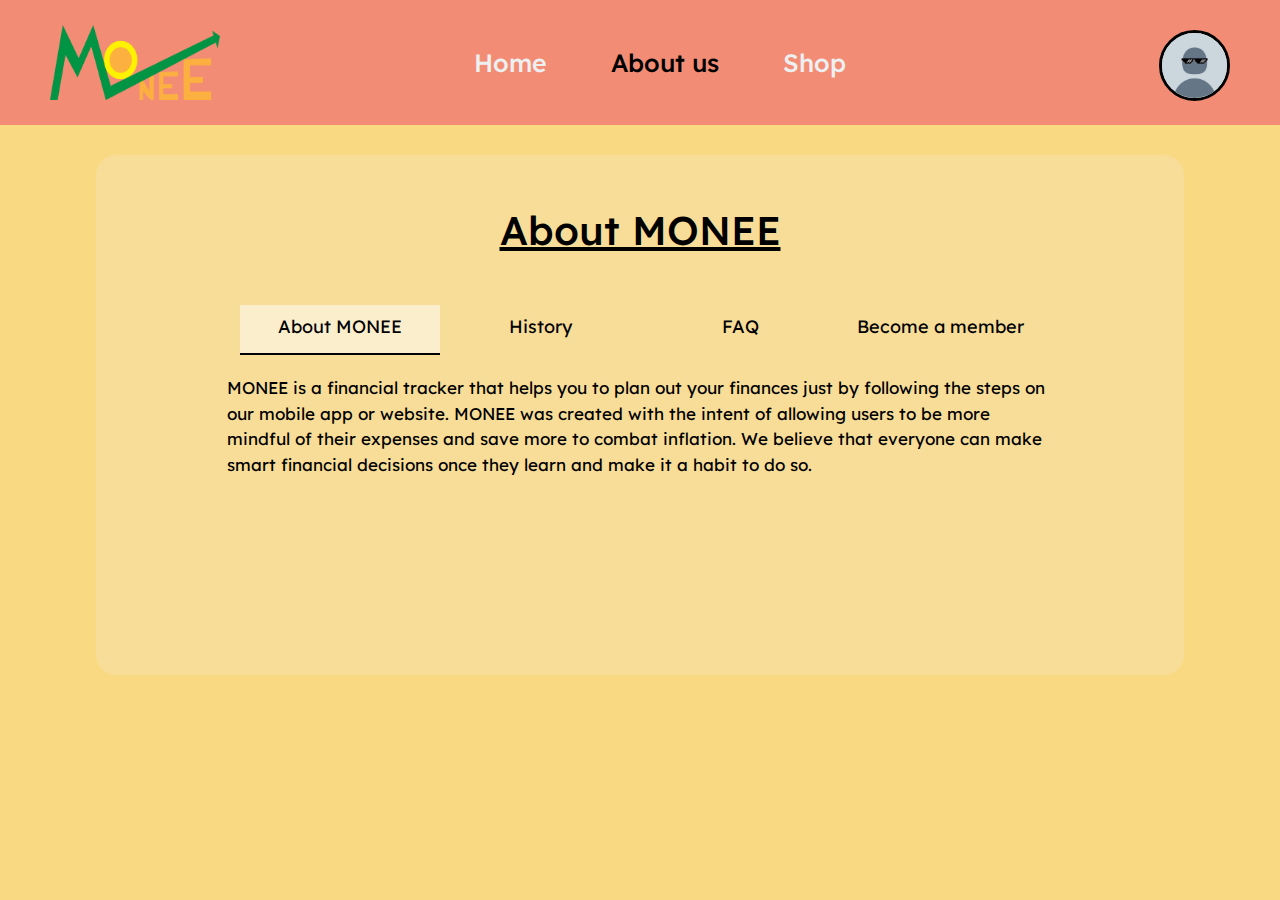
<file: about us.html>
<html>
    <head>
        <link rel="stylesheet" href="style.css">
        <link rel="preconnect" href="https://fonts.googleapis.com">
        <link rel="preconnect" href="https://fonts.gstatic.com" crossorigin>
        <link href="https://fonts.googleapis.com/css2?family=Lexend&display=swap" rel="stylesheet">
        <script src="script.js"></script>
        <style>
            #about-us{
                color: #000000;
            }
            #home{
                color:#edf0f1;
            }
            
        </style>
    </head>

    <body>
        <!--Nav Bar-->
        <header>
            <nav>
                <div id="logo">
                    <img src="logo.png">
                </div>
                <ul class="nav_links">
                    <li><a id="home" href="home.html">Home</a></li>
                    <li><a id="about-us">About us</a></li>
                    <li><a href="shop.html" id="shop">Shop</a></li>
                </ul>
                <a href="account.html"><img src="pfp.jpg" id="account-icon"></a>
            </nav>
        </header>
        <!--About us info-->
        <section id="about-info">
            <section id="about-header">
                <div>About MONEE</div>
            </section>
            <section id="about-navbar">
                <div id="about-MONEE" onclick="changeNavBar_MONEE()">About MONEE</div>
                <div id="history" onclick="changeNavBar_hist()">History</div>
                <div id="FAQ" onclick="changeNavBar_FAQ()">FAQ</div>
                <div id="become-a-member" onclick="changeNavBar_member()">Become a member</div>
            </section>
            <section id="about-content">
                <div> MONEE is a financial tracker that helps you to plan out your finances just by following the
                    steps on our mobile app or website. MONEE was created with the intent of allowing users to be more
                    mindful of their expenses and save more to combat inflation. We believe that everyone can make smart
                    financial decisions once they learn and make it a habit to do so. 
                </div>
            </section>
            
        </section>
        
    </body>
</html>
</file>
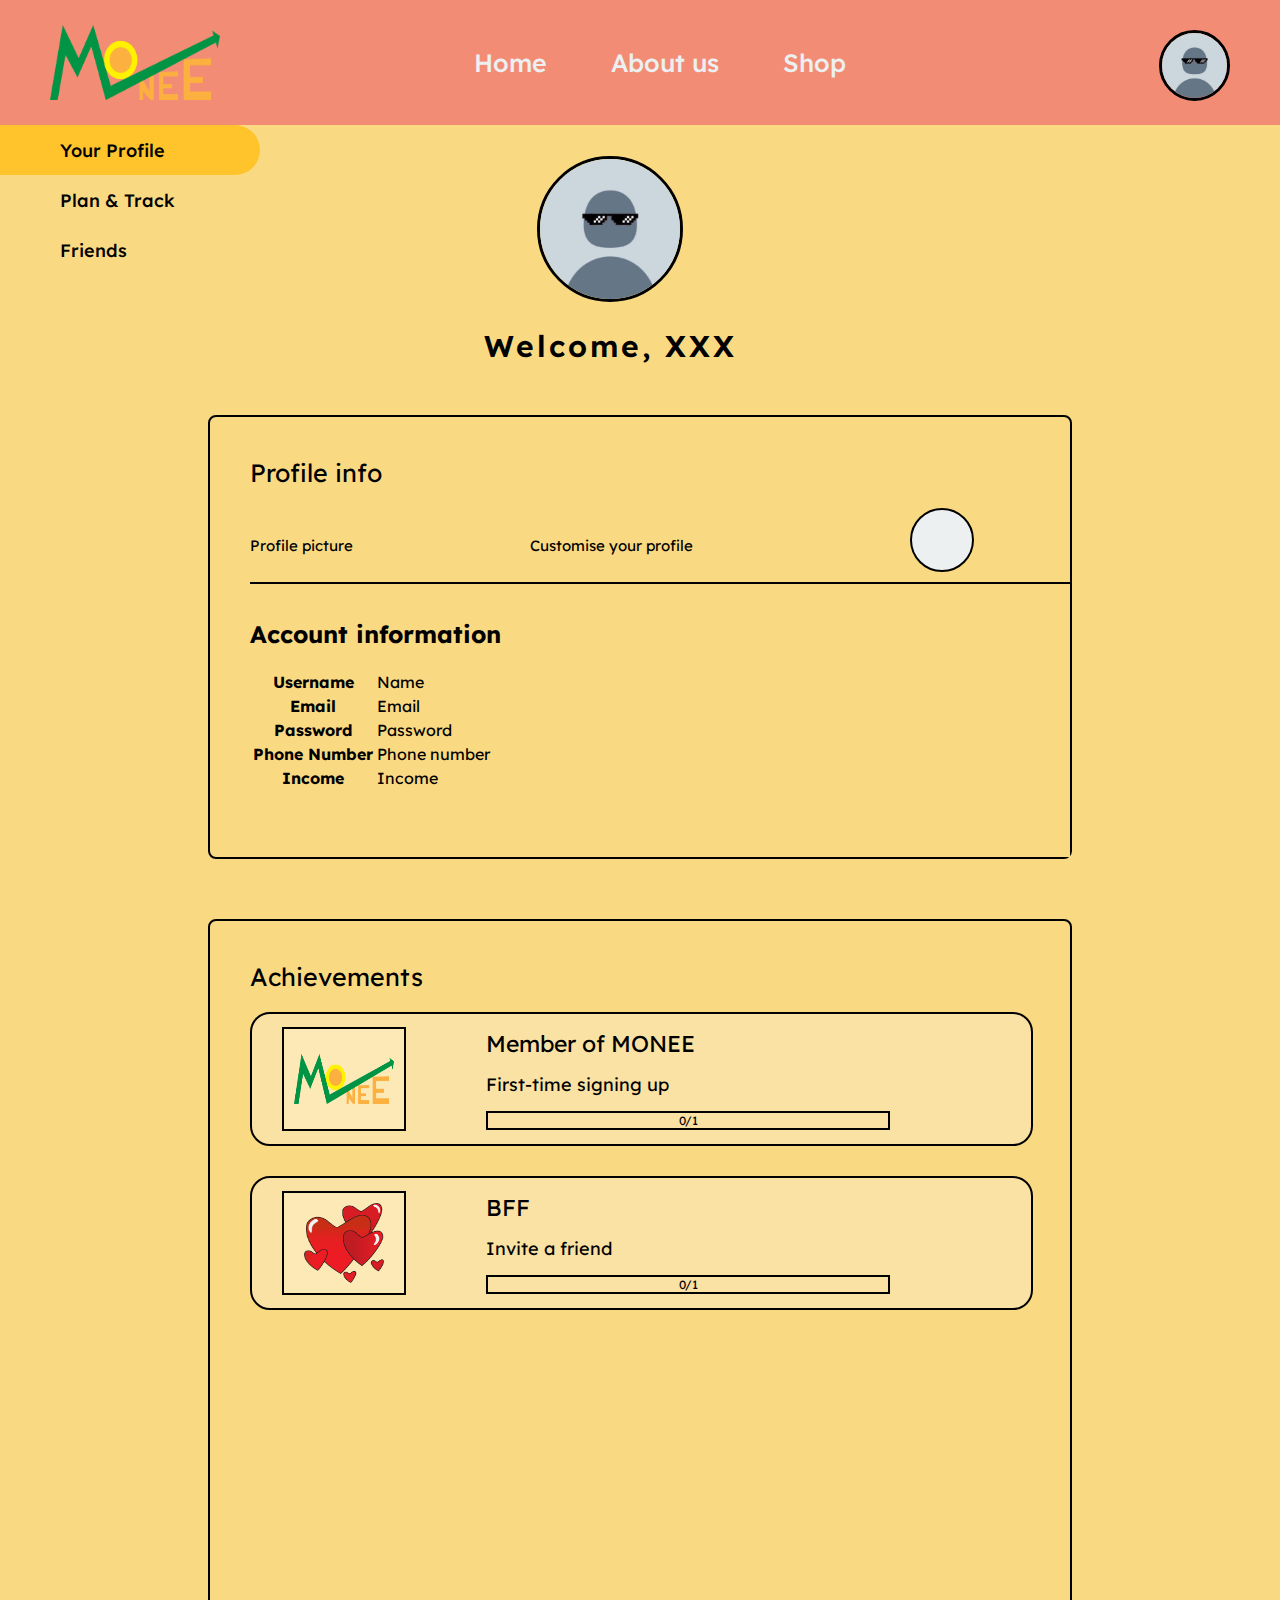
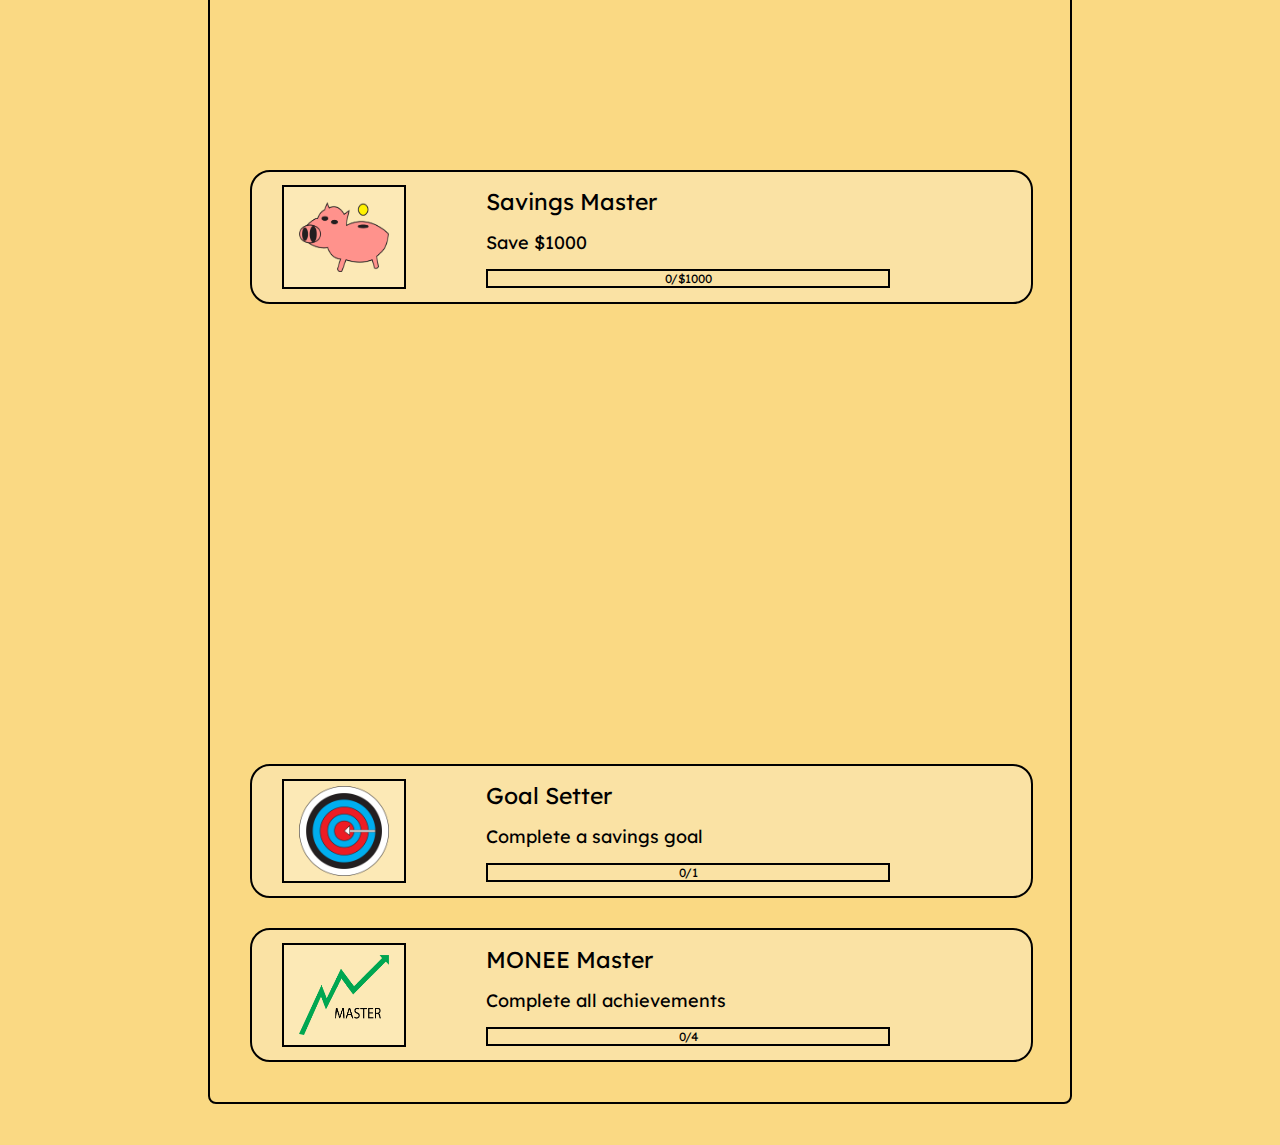
<file: account.html>
<html>
    <head>
        <link rel="stylesheet" href="style.css">
        <link rel="preconnect" href="https://fonts.googleapis.com">
        <link rel="preconnect" href="https://fonts.gstatic.com" crossorigin>
        <link href="https://fonts.googleapis.com/css2?family=Lexend&display=swap" rel="stylesheet">
        <script src="script.js"></script>
        <style>
            #home{
                color:#edf0f1;
            }          
        </style>
    </head>

    <body>
        <!--Nav Bar-->
        <header>
            <nav>
                <div id="logo">
                    <img src="logo.png">
                </div>
                <ul class="nav_links">
                    <li><a id="home" href="home.html">Home</a></li>
                    <li><a href="about us.html" id="about-us">About us</a></li>
                    <li><a href="#" id="shop">Shop</a></li>
                </ul>
                <a><img src="pfp.jpg" id="account-icon"></a>
            </nav>
        </header>
        <section id="account-page">
            <section id="top-part">
                <section id="account-navBar">
                    <a id="profile">Your Profile</a>
                    <a id="plan" href="plan and track.html">Plan & Track</a>
                    <a id="friends" href="friends.html">Friends</a>
                </section>
                <section id="user">
                    <img src="pfp.jpg" id="account-page-icon">
                    <div id="welcome-user">Welcome, XXX</div>
                </section>
            </section>
            <section id="account-content">
                <section id="content-for-account">
                    <section id="account-profile-info">
                        <div id="info-header">Profile info</div>
                        <section id="info-details">
                            <div id="category">Profile picture</div>
                            <div id="details">Customise your profile</div>
                            <div id="pfp"></div>
                        </section>
                        <div class="container mt-5">
                            <h2>Account information</h2>
                            <table class="table" id="contact-list">
                              <thead>
                                <tr>
                                    <th>Username</th>
                                    <td id="contactname">Name</td>
                                </tr>
                                <tr>
                                    <th>Email</th>
                                    <td id="contactemail">Email</td>
                                </tr>
                                <tr>
                                    <th>Password</th>
                                    <td id="contactpassword">Password</td>
                                </tr>
                                <tr>
                                    <th>Phone Number</th>
                                    <td id="contactnumber">Phone number</td>
                                </tr>
                                <tr>
                                    <th>Income</th>
                                    <td id="contactincome">Income</td>
                                </tr>
                              </thead>
                              <tbody></tbody>
                            </table>
                          </div>
                    </section>

                    <section id="account-achievements">
                        <div id="info-header">Achievements</div>

                        <section id="achievement">
                            <div id="member-achievement-icon">
                                <img src="logo.png">
                            </div>
                            <section id="achievement-details">
                                <div>Member of MONEE</div>
                                <div id="achievement-desc">First-time signing up</div>
                                <section id="progress">
                                    <div>0/1</div>
                                </section>
                            </section>
                        </section>

                        <section id="achievement">
                            <div id="bff-achievement-icon">
                                <img src="bff achievement.png">
                            </div>
                            <section id="achievement-details">
                                <div>BFF</div>
                                <div id="achievement-desc">Invite a friend</div>
                                <section id="progress">
                                    <div>0/1</div>
                                </section>
                            </section>
                        </section>
                         <iframe title="BFF trophy" frameborder="0" allowfullscreen mozallowfullscreen="true" webkitallowfullscreen="true" allow="autoplay; fullscreen; xr-spatial-tracking" xr-spatial-tracking execution-while-out-of-viewport execution-while-not-rendered web-share src="https://sketchfab.com/models/1795b7085d7f4f26b0c0c42b68881447/embed"> </iframe> 

                        <section id="achievement">
                            <div id="savings-achievement-icon">
                                <img src="savings master achievement.png">
                            </div>
                            <section id="achievement-details">
                                <div>Savings Master</div>
                                <div id="achievement-desc">Save $1000</div>
                                <section id="progress">
                                    <div>0/$1000</div>
                                </section>
                            </section>
                        </section>
                        <iframe title="Piggy bank trophy" frameborder="0" allowfullscreen mozallowfullscreen="true" webkitallowfullscreen="true" allow="autoplay; fullscreen; xr-spatial-tracking" xr-spatial-tracking execution-while-out-of-viewport execution-while-not-rendered web-share src="https://sketchfab.com/models/2bc77c82332b465294608691d5287175/embed"> </iframe>

                        <section id="achievement">
                            <div id="goal-achievement-icon">
                                <img src="goal setter achievement.png">
                            </div>
                            <section id="achievement-details">
                                <div>Goal Setter</div>
                                <div id="achievement-desc">Complete a savings goal</div>
                                <section id="progress">
                                    <div>0/1</div>
                                </section>
                            </section>
                        </section>

                        <section id="achievement">
                            <div id="master-achievement-icon">
                                <img src="monee master.png">
                            </div>
                            <section id="achievement-details">
                                <div>MONEE Master</div>
                                <div id="achievement-desc">Complete all achievements</div>
                                <section id="progress">
                                    <div>0/4</div>
                                </section>
                            </section>
                        </section>

                    </section>
                </section>
            </section>
        </section>

    </body>
</file>
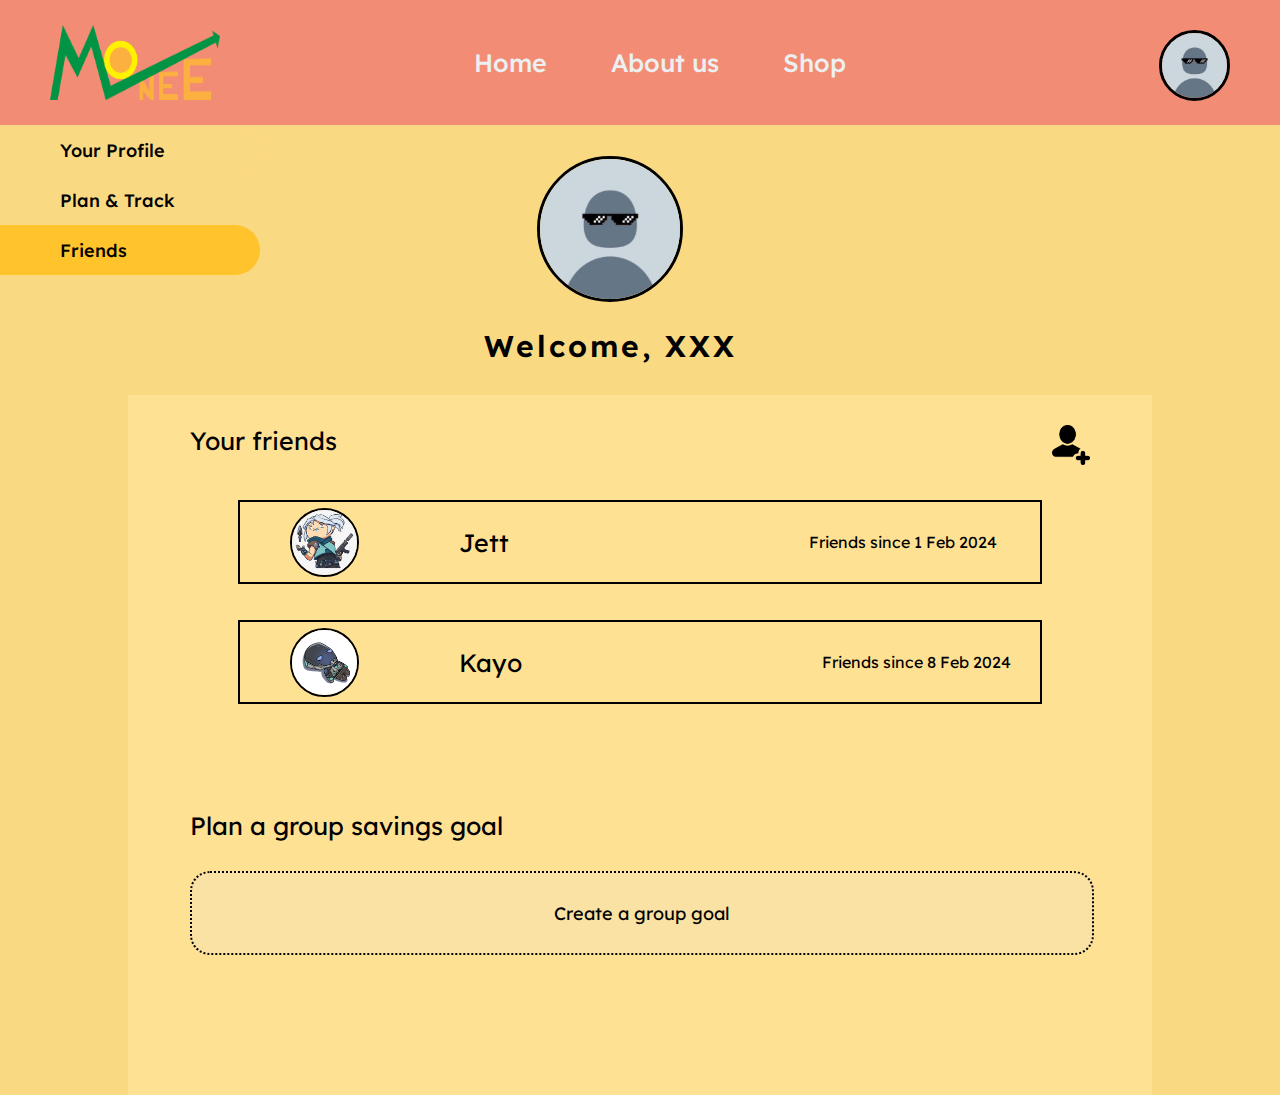
<file: friends.html>
<html>
    <head>
        <link rel="stylesheet" href="style.css">
        <link rel="preconnect" href="https://fonts.googleapis.com">
        <link rel="preconnect" href="https://fonts.gstatic.com" crossorigin>
        <link href="https://fonts.googleapis.com/css2?family=Lexend&display=swap" rel="stylesheet">
        <script src="script.js"></script>
        <style>
            #home{
                color:#edf0f1;
            }
            #friends{
                border-radius: 0 30px 30px 0;
                background-color:#ffc32c;
            } 
            #profile{
                background-color: #fad983;
            }      
        </style>
    </head>

    <body>
        <!--Nav Bar-->
        <header>
            <nav>
                <div id="logo">
                    <img src="logo.png">
                </div>
                <ul class="nav_links">
                    <li><a id="home" href="home.html">Home</a></li>
                    <li><a href="about us.html" id="about-us">About us</a></li>
                    <li><a href="shop.html" id="shop">Shop</a></li>
                </ul>
                <a><img src="pfp.jpg" id="account-icon"></a>
            </nav>
        </header>
        <section id="account-page">
            <section id="top-part">
                <section id="account-navBar">
                    <a id="profile" href="account.html">Your Profile</a>
                    <a id="plan" href="plan and track.html">Plan & Track</a>
                    <a id="friends">Friends</a>
                </section>
                <section id="user">
                    <img src="pfp.jpg" id="account-page-icon">
                    <div id="welcome-user">Welcome, XXX</div>
                </section>
            </section>

            <section id="account-content">
                <section id="content-for-friends">

                    <section id="top-part-friend">
                        <div id="your-friends">Your friends</div>
                        <img id="add-friend-icon" src="add friend.png">
                    </section>

                    <section id="all-friends">
                        <section id="friends-details">
                            <section class="friend">
                                <img id="friend-icon" src="jett.png">
                                <div id="friend-name">Jett</div>
                                <div id="friend-duration">Friends since 1 Feb 2024</div>
                            </section>
                        </section>

                        <section id="friends-details">
                            <section class="friend">
                                <img id="friend-icon" src="kayo.png">
                                <div id="friend-name">Kayo</div>
                                <div id="friend-duration">Friends since 8 Feb 2024</div>
                            </section>
                        </section>

                    </section>
                    <section id="group-goal">
                        <div id="group-goal-title">Plan a group savings goal</div>
                        <section id="create-group-goal">
                            <div>Create a group goal</div>
                        </section>
                    </section>
                </section>
                
            </section>

        </section>

    </body>
</file>
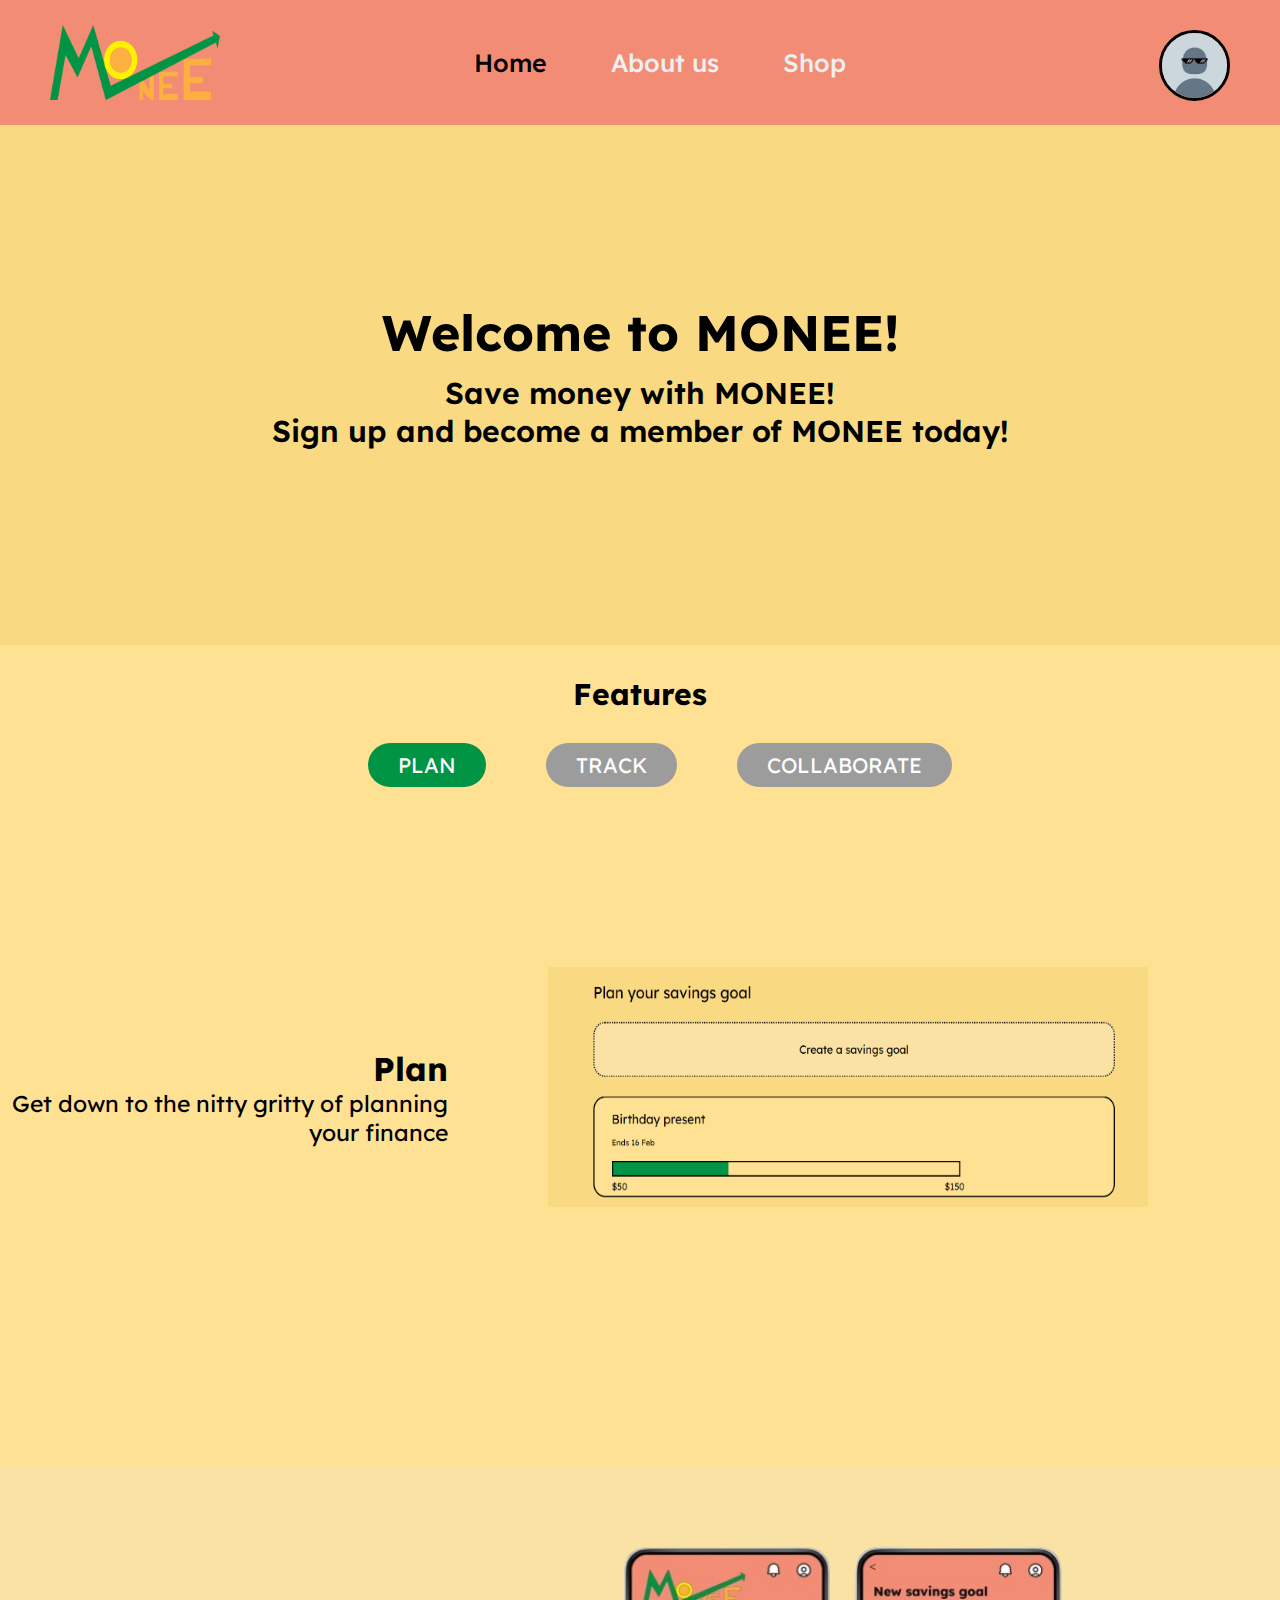
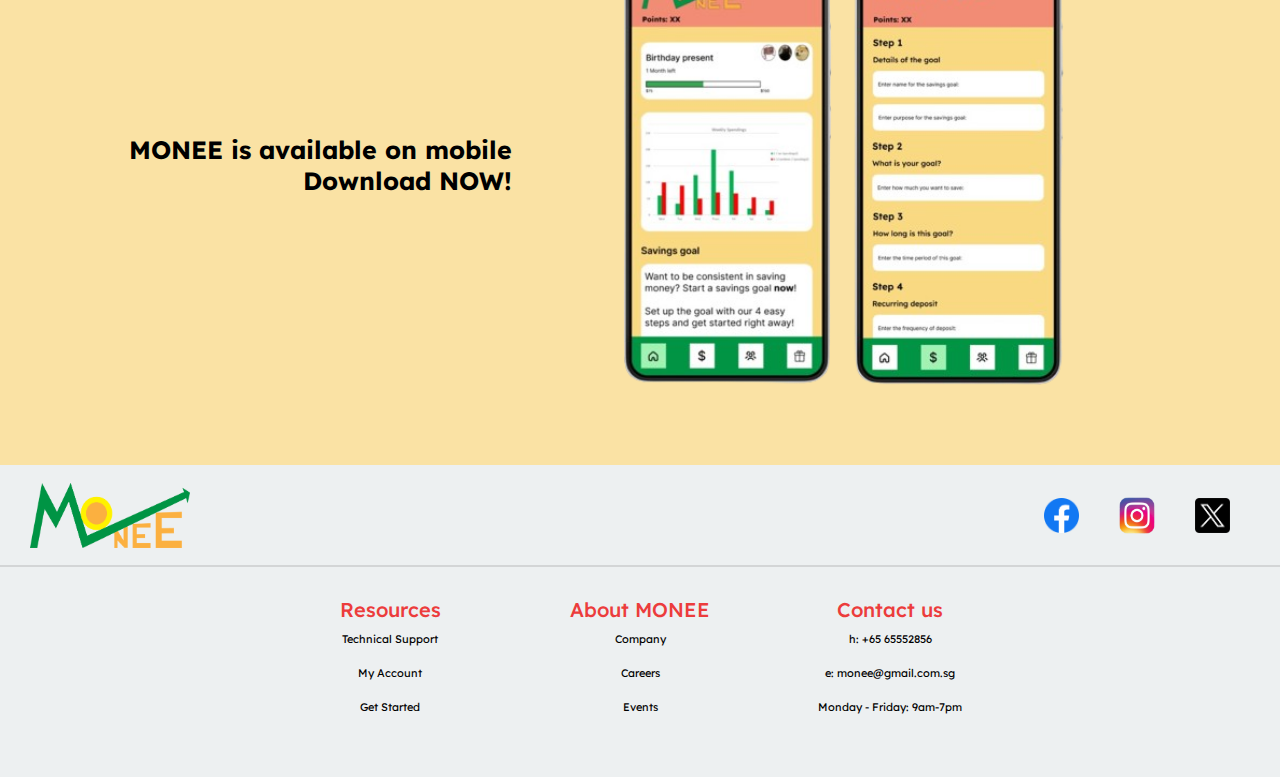
<file: home.html>
<html>
    <head>
        <link rel="stylesheet" href="style.css">
        <link rel="preconnect" href="https://fonts.googleapis.com">
        <link rel="preconnect" href="https://fonts.gstatic.com" crossorigin>
        <link href="https://fonts.googleapis.com/css2?family=Lexend&display=swap" rel="stylesheet">
        <script src="script.js"></script>
    </head>

    <body>
        <!--Nav Bar-->
        <header>
            <nav>
                <div id="logo">
                    <img src="logo.png">
                </div>
                <ul class="nav_links">
                    <li><a id="home">Home</a></li>
                    <li><a href="about us.html" id="about-us">About us</a></li>
                    <li><a href="shop.html" id="shop">Shop</a></li>
                </ul>
                <a href="account.html"><img src="pfp.jpg" id="account-icon"></a>
            </nav>
        </header>

        <!--Welcome info-->
        <section id="intro">
            <div id="welcome-text">
                <div id="welcome-title">Welcome to MONEE!</div>
                <div id="welcome-desc">Save money with MONEE!</div>
                <div id="welcome-desc">Sign up and become a member of MONEE today!</div>
            </div>
        </section>

        <!--Show info of main features-->
        <section id="features">
            <h1 id="features-text">Features</h1>
            <ul class="features-items">
                <li><button id="plan-button" onclick="changePlanFeature()">PLAN</button></li>
                <li><button id="track-button" onclick="changeTrackFeature()">TRACK</button></li>
                <li><button id="collab-button" onclick="changeCollabFeature()">COLLABORATE</button></a></li>
            </ul>

            <div id="info">
                <div class="feature-desc">
                    <div id="feature-name">Plan</div>
                    <div id="main-desc">Get down to the nitty gritty of planning your finance</div>
                </div>
                <img id="feature-img" src="plan feature.png">
            </div>
        </section>
        
        <!--Advertise mobille app-->
        <section id="mobile-app">
            <div id="app-text">
                <div>MONEE is available on mobile</div>
                <div>Download NOW!</div>
            </div>
            <div id="app-img">
                <img src="phone.png">
            </div>

        </section>
    </body>

    <!--Socials-->
    <footer>
        <section id="social-media">
            <img src="logo.png" id="socials-logo">
            <section id="socials-icons">
                <img id="facebook-icon" src="facebook.png">
                <img  id="instagram-icon" src="instagram.png">
                <img  id="x-icon" src="x.png">
            </section>
        </section>

        <section id="company-info">
            <section id="resource">
                <div id="resource-title">Resources</div>
                <div class="resource-info">Technical Support</div>
                <div class="resource-info">My Account</div>
                <div class="resource-info">Get Started</div>
            </section>

            <section id="about">
                <div id="about-title">About MONEE</div>
                <div class="about-info">Company</div>
                <div class="about-info">Careers</div>
                <div class="about-info">Events</div>
            </section>

            <section id="contact">
                <div id="contact-title">Contact us</div>
                <div class="contact-info">h: +65 65552856 </div>
                <div class="contact-info">e: monee@gmail.com.sg</div>
                <div class="contact-info">Monday - Friday: 9am-7pm</div>
            </section>

        </section>
    </footer>
</html>
</file>
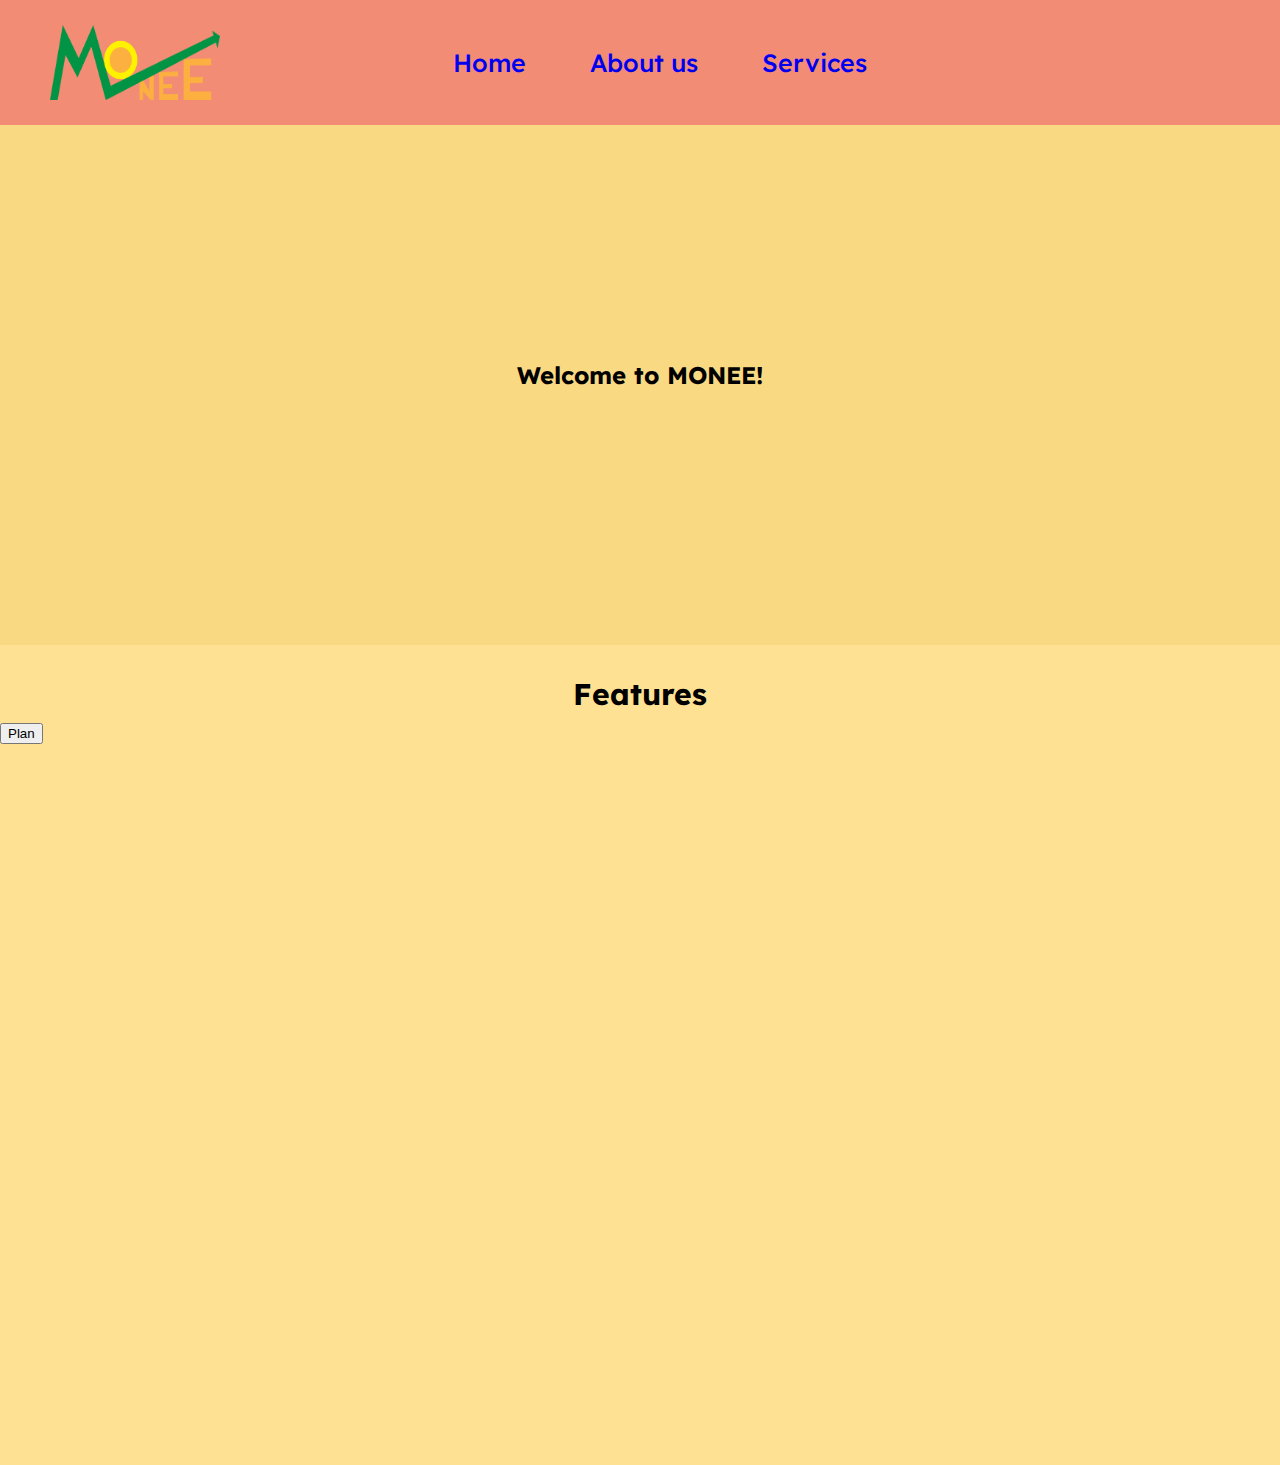
<file: index page.html>
<html>
    <head>
        <link rel="stylesheet" href="style.css">
        <link href="script.js">
        <link rel="preconnect" href="https://fonts.googleapis.com">
        <link rel="preconnect" href="https://fonts.gstatic.com" crossorigin>
        <link href="https://fonts.googleapis.com/css2?family=Lexend&display=swap" rel="stylesheet">
    </head>

    <body>
        <header>
            <nav>
                <div id="logo">
                    <img src="logo.png">
                </div>
                <ul class="nav_links">
                    <li><a href="#">Home</a></li>
                    <li><a href="#">About us</a></li>
                    <li><a href="#">Services</a></li>
                </ul>
                <div id="account"></div>
            </nav>
        </header>
        
        <section id="intro">
            <div id="welcome-text">
                <h2>Welcome to MONEE!</h2>
            </div>
        </section>

        <section id="features">
            <h1 id="features-text">Features</h1>
            <div class="">
                <a href="#"><button>Plan</button></a>
            </div>
            
        </section>

    </body>

    <footer>

    </footer>
</html>
</file>
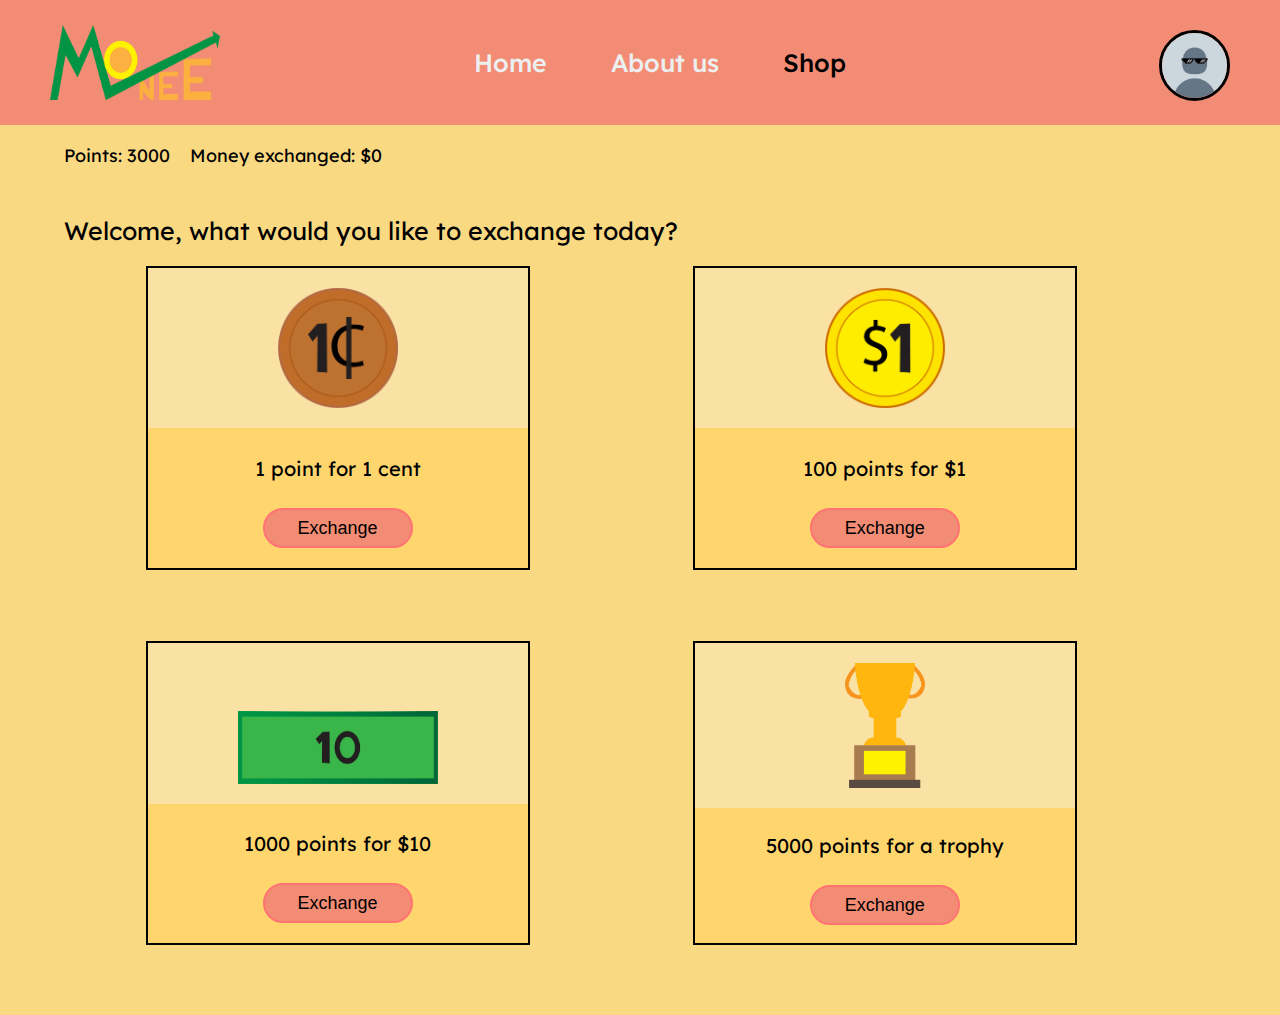
<file: shop.html>
<html>
    <head>
        <link rel="stylesheet" href="style.css">
        <link rel="preconnect" href="https://fonts.googleapis.com">
        <link rel="preconnect" href="https://fonts.gstatic.com" crossorigin>
        <link href="https://fonts.googleapis.com/css2?family=Lexend&display=swap" rel="stylesheet">
        <script src="script.js"></script>
        <style>
            #home{
                color:#edf0f1;
            } 
            #shop{
                color:#000000;
            }
        </style>
    </head>


    <body>
        <!--Nav Bar-->
        <header>
            <nav>
                <div id="logo">
                    <img src="logo.png">
                </div>
                <ul class="nav_links">
                    <li><a id="home" href="home.html">Home</a></li>
                    <li><a href="about us.html" id="about-us">About us</a></li>
                    <li><a id="shop">Shop</a></li>
                </ul>
                <a href="account.html"><img src="pfp.jpg" id="account-icon"></a>
            </nav>
        </header>

        <section id="points-money">
            <div id="points">Points: 3000</div>
            <div id="money-exchange">Money exchanged: $0</div>
        </section>
        <section id="shop-section">
            <div id="shop-welcomeText">Welcome, what would you like to exchange today?</div>
            <section id="shop-items">
                <section class="item">
                    <img id="one-cent"src="1 cent.png">
                    <section id="item-details">
                        <div id="point-value">1 point for 1 cent</div>
                        <button id="exchange-button">Exchange</button>
                    </section>
                </section>
                <section class="item">
                    <img id="one-dollar" src="1 dollar.png">
                    <section id="item-details">
                        <div id="point-value">100 points for $1</div>
                        <button id="exchange-button">Exchange</button>
                    </section>
                </section>
                <section class="item">
                    <img id="ten-dollar" src="10 dollar.png">
                    <section id="item-details">
                        <div id="point-value">1000 points for $10</div>
                        <button id="exchange-button">Exchange</button>
                    </section>
                </section>
                <section class="item">
                    <img id="trophy" src="trophy.png">
                    <section id="item-details">
                        <div id="point-value">5000 points for a trophy</div>
                        <button id="exchange-button">Exchange</button>
                    </section>
                </section>
            </section>
        </section>
    </body>
</file>
<file: style.css>
@import url('https://fonts.googleapis.com/css2?family=Lexend&display=swap');

/*--Header Nav bar for ALL pages--*/
#home{
    color: #000000;
}

#home:hover{
    color: #000000;
    cursor: pointer;
}

#about-us{
    color: #edf0f1;
}

#about-us:hover{
    color: #000000;
    cursor: pointer;

}

#shop{
    color: #edf0f1;
}

#shop:hover{
    color: #000000;
    cursor: pointer;

}

li, a{
    font-family: 'Lexend', sans-serif;
    font-weight: 500;
    font-size: 25px;
    text-decoration: none;
}

nav{
    display: flex;
    justify-content: center;
    align-items:center;
    height:125px;
    background-color: #F38C75;
}

#logo img{
    position:absolute;
    height:75px;
    width:170px;
    left:50px;
    top:25px;
}

.nav_links {
    list-style: none;
}

.nav_links li{
    display:inline-block;
    padding: 0px 30px;
    text-decoration: none;
}

.nav_links li a {
    transition: all 0.3s ease 0s;
}



#account-icon{
    position:absolute;
    height:65px;
    width:65px;
    background-color: #edf0f1;
    border-radius: 50%;
    border: 3px solid #000000;
    right:50px;
    top:30px;
}



/*------------------------------------------Home page--------------------------------------------------*/

/*--Body --*/
body{
    background-color: #FAD983;
    margin:0px;
}

/*--Intro--*/
#intro{
    display:flex;
    flex-direction: row;
    height:500px;
    padding-bottom: 20px;
    justify-content: center;
    align-items: center;
}


#welcome-text{
    display:flex;
    font-family: 'Lexend', sans-serif;
    height:500px;
    width:50%;
    flex-direction: column;
    justify-content: center;
    align-items: center;

}

#welcome-title{
    display:flex;
    justify-content: center;
    text-align: center;
    padding-bottom: 10px;
    font-size: 50px;
    font-weight: bold;
}

#welcome-desc{
    display:flex;
    justify-content: center;
    text-align: center;
    align-items: center;
    font-size: 30px;
    font-weight: 600;
    width:800px;
}

/*--Features area--*/
#features {
    display: flex;
    font-family: 'Lexend', sans-serif;
    height: 800px;
    flex-direction: column;
    padding-top: 20px;
    background-color: #ffe194;
}

#features-text{
    font-family: 'Lexend', sans-serif;
    font-weight: bold;
    font-size: 30px;
    margin:10px;
    text-align: center;
}

.features-items{
    display:flex;
    justify-content: center;
    align-content: center;
    list-style: none;
    margin:10px;
}

.features-items li{
    display:inline-block;
    padding: 0px 30px;
    padding-top: 10px;
    cursor:pointer;
}

.features-items li a {
    transition: all 0.3s ease 0s;
}

.features-items button{
    font-family: 'Lexend', sans-serif;
    font-size: 21px;
    padding:9px 30px;
    border: none;
    background-color: rgba(156, 156, 156,1);
    border-radius: 50px;
    cursor:pointer;
    transition:all 0.3s ease 0s;
    color:white;
}

.features-items  button:hover{
    background-color: rgba(156,156,156,0.8);
    border:1px solid rgba(255,255,255,0.8);
}

#plan-button{
    background-color: #009444;
}



/*--Details of feature--*/
#info{
    display: flex;
    height:300px;
    flex-direction: row;
    padding-top: 50px;
}

.feature-desc{
    display:flex;
    flex-direction: column;
    height:500px;
    font-family: 'Lexend', sans-serif;
    padding-right: 20px;
    text-align: right;
    justify-content: center;
    align-items:flex-end;
    width:35%;
}

#feature-name{
    font-weight: bold;
    font-size: 33px;
}

#main-desc{
    font-size: 23px;
    
}


#feature-img{
    display: flex;
    height:240px;
    width:600px;
    padding-left:80px;
    padding-top:120px;
    justify-content: center;
    align-items: center;
}

/*--Advertise mobile app--*/
#mobile-app{
    display: flex;
    flex-direction: row;
    height: 600px;
    justify-content: center;
    align-items: center;
    text-align: right;
    background-color: #fae2a4;
}

#app-text{
    display: flex;
    font-family: 'Lexend', sans-serif;
    flex-direction: column;
    font-size: 25px;
    font-weight: 700;
    padding-right:0px;
    width: auto;
}

#app-img{
    display: flex;
    height: 500px;
    width: 50%;
    align-items: flex-start;
}

#app-img img{
    height:450px;
    width: 650px;
    align-self: center;
}


/*--Footer--*/
/*--Socials--*/
#company-info{
    display: flex;
    height:180px;
    background-color:#edf0f1;
    justify-content: center;
    align-content:center;
    font-family: 'Lexend', sans-serif;
    padding-top: 30px;
    flex-direction: row;
}



#about, #contact, #resource{
    display: flex;
    flex-direction: column;
    width:250px;
    align-items: center;
}

#about-title, #contact-title,  #resource-title{
    font-size: 20px;
    font-weight: 500; 
    color:rgba(236, 60, 60, 1)
}

.contact-info, .about-info, .resource-info{
    padding: 10px;
    color:black;
    font-size: 11px;
}

.about-info:hover, .resource-info:hover{
    text-decoration: underline rgba(152, 152, 152, 1);
    cursor:pointer;
}

#social-media{
    display: flex;
    flex-direction: row;
    background-color:#edf0f1;
    justify-content: space-between;
    align-items: center;
    width:auto;
    height:100px;
    border-bottom: 2px solid rgba(152, 152, 152, 0.3);
}

#socials-logo{
    display: flex;
    height: 65px;
    width: 160px;
    padding-left:30px;
}

#socials-icons{
    display: flex;
    flex-direction: row;
    align-items: center;
    padding-right:30px;
}

#facebook-icon{
    height:35px;
    width:35px;
    padding:20px;
}

#instagram-icon{
    height:37px;
    width:36px;
    padding:20px;
}

#x-icon{
    height:35px;
    width:35px;
    padding:20px;
}

/*-------------------------------------About us page---------------------------------------------------*/
#about-info{
    display: flex;
    align-items: center;
    font-family: 'Lexend', sans-serif;
    flex-direction: column;
    background-color: rgba(237,240,241,0.2);
    width:85%;
    margin:30px auto 0;
    border-radius: 20px;
    min-height:520px;
}

#about-header{
    display: flex;
    font-size: 40px;
    height: 100px;
    padding-top: 50px;
    font-weight: 500;
    text-decoration: underline;
}

#about-navbar{
    display: flex;
    flex-direction: row;
    font-size: 18px;
    height: 50px;
    justify-content: center;
}

#history, #FAQ, #become-a-member{
    display: flex;
    justify-content: center;
    padding: 10px;
    width: 180px;
}

#history:hover, #FAQ:hover, #become-a-member:hover{
    cursor: pointer;
}

#about-MONEE{
    display: flex;
    justify-content: center;
    padding: 10px;
    width: 180px;
    border-bottom: 2px solid #000000;
    background-color: rgba(255,255,255,0.5);
    cursor: pointer;
}

#about-content{
    display: flex;
    flex-direction: column;
    height:160px;
    width: 76%;
    line-height: 1.5;
    padding-top: 20px;
    font-size: 17px;
    margin:0 auto;
}

/*-------------------------------------Account page----------------------------------------------------*/
#account-page{
    display: flex;
    margin-top:35px;
    height:700px;
    flex-direction: column;
    font-family: 'Lexend', sans-serif;
    justify-content: center;
}

#top-part{
    display: flex;
    flex-direction: row;
    justify-content: flex-start;
}

#user{
    display: flex;
    flex-direction: column;
    justify-content: center;
    align-items: center;
    width: 700px;
}

#account-page-icon{
    display: flex;
    align-self: center;
    justify-content: center;
    height:140px;
    width:140px;
    background-color: #edf0f1;
    border-radius: 50%;
    border: 3px solid #000000;
}

#welcome-user{
    display: flex;
    align-self: center;
    font-size: 30px;
    font-weight: 600;
    letter-spacing: 3px;
    margin-top: 25px;
}

#account-content{
    display: flex;
    flex-direction: row;
    height: 500px;
    justify-content: center;
}

#account-navBar{
    display: flex;
    flex-direction: column;
    height: 250px;
    margin-bottom: 20px;
}

#account-navBar a{
    font-size: 18px;
    color:#000000;
}
#plan, #friends{
    display: flex;
    align-items: center;
    height:50px;
    width: 200px;
    padding-left: 60px;
}

#profile:hover, #plan:hover, #friends:hover{
    cursor: pointer;
}

/*-------------------------------------User profile---------------------------------------------------*/
#profile{
    display: flex;
    align-items: center;
    height:50px;
    width: 200px;
    border-radius: 0 30px 30px 0;
    background-color:#ffc32c;
    padding-left: 60px;

}

#content-for-account{
    display: flex;
    height:2350px;
    width:80%;
    flex-direction: column;
    align-items: center;
}

#content-for-plan{
    display: flex;
    height:850px;
    width:80%;
    flex-direction: column;
    align-items: center;
}


#account-profile-info{
    display: flex;
    flex-direction: column;
    height:400px;
    width: 80%;
    border-radius: 8px;
    border: 2px solid #000000;
    padding-left: 40px;
    padding-top:40px;
    margin-bottom: 40px;
    margin-top:20px;
}

#info-header{
    font-size: 25px;
    padding-bottom:20px;
}

#info-details{
    display: flex;
    flex-direction: row;
    height:80px;
    align-items: center;
    border-bottom: 2px solid #000000;
    font-size: 15px;
    margin-bottom: 15px;
}

#category{
    display: flex;
    width:280px;
    justify-content: flex-start;
}

#details{
    display: flex;
    width:380px;
}
#pfp{
    display: flex;
    align-items: center;
    justify-content: center;
    height:60px;
    width:60px;
    background-color: #edf0f1;
    border-radius: 50%;
    border: 2px solid #000000;
    margin-bottom: 10px;
}

/*------------------------------------Achievements-----------------------------------------------------*/
#account-achievements{
    display: flex;
    flex-direction: column;
    width: 80%;
    border-radius: 8px;
    border: 2px solid #000000;
    padding-left: 40px;
    padding-top:40px;
    margin-bottom: 40px;
    margin-top:20px;
    padding-bottom: 10px;
}

#achievement{
    display: flex;
    flex-direction: row;
    height:130px;
    width:95%;
    align-items: center;
    border: 2px solid #000000;
    border-radius: 20px;
    background-color: #fae2a4;
    margin-bottom: 30px;
}

#bff-achievement-icon, #member-achievement-icon, #savings-achievement-icon,#goal-achievement-icon,#master-achievement-icon{
    display: flex;
    height:100px;
    width:120px;
    justify-content: center;
    align-items: center;
    border: 2px solid #000000;
    margin-left:30px;
    background-color: rgba(254, 238, 195, 0.6);
}

#bff-achievement-icon img{
    height:80px;
    width:80px;
}

#member-achievement-icon img{
    height:50px;
    width:100px;
}


#savings-achievement-icon img{
    height:70px;
    width:90px;
}


#goal-achievement-icon img{
    height:90px;
    width:90px;
}

#master-achievement-icon img{
    height:80px;
    width:90px;
}

#achievement-details{
    display: flex;
    flex-direction: column;
    height:100px;
    width:250px;
    margin-left: 60px;
    padding-left: 20px;
    font-size: 23px;
}

#achievement-desc{
    font-size:18px;
    padding-top:15px;
}

#progress{
    display: flex;
    width:400px;
    height:20px;
    border:2px solid #000000;
    font-size: 12px;
    justify-content: center;
    align-items: center;
    margin-top: 15px;
}

iframe{
    display: flex;
    height:400px;
    width:740px;
    padding-bottom:30px;
}

/*-----------------------------------------Plan & Track-----------------------------------------------*/
canvas{
    height:600px;
    width:900px;
    background-color: #ffe194;
    margin-bottom:50px;
}

#planning{
    display: flex;
    width:900px;
    justify-content: flex-start;
    font-size: 25px;
    flex-direction: column;
}

#create-goal{
    display: flex;
    width:900px;
    border:2px dotted ;
    height:80px;
    margin-top:30px;
    border-radius: 20px;
    justify-content: center;
    align-items: center;
    background-color: #fae2a4;
    font-size: 18px;
}

#savings-goal{
    display: flex;
    flex-direction: column;
    width:900px;
    height:150px;
    background-color: #ffe194;
    border: 2px solid #000000;
    border-radius: 20px;
    margin-top:30px;
}

#goal-name{
    font-size: 20px;
    padding-left: 30px;
    padding-top:20px;
}

#goal-duration{
    font-size: 13px;
    padding-left:30px;
    padding-top:15px;
}

#goal-progress{
    width:600px;
    height:20px;
    margin-left:30px;
    margin-top:20px;
    border: 2px solid #000000;
}

#goal-progress-bar{
    width:200px;
    height:20px;
    background-color: #009444;
}

#values{
    display: flex;
    flex-direction: row;
    margin-top:5px;
}
#goal-amt{
    font-size: 15px;
    margin-left: 550px;
}

#amt-saved{
    font-size:15px;
    margin-left:30px;
}

/*------------------------------------------Friends page-----------------------------------------------*/
#content-for-friends{
    display: flex;
    height:700px;
    width:80%;
    flex-direction: column;
    align-items: center;
    background-color: #ffe194;
}

#your-friends{
    display: flex;
    width:900px;
    justify-content: flex-start;
    font-size: 25px;
    flex-direction: column;
}

#add-friend-icon{
    height:40px;
    width:40px
}

#top-part-friend{
    display: flex;
    flex-direction: row;
    width:900px;
    margin-top: 30px;
    margin-bottom: 5px;
}

#all-friends{
    display: flex;
    flex-direction: column;
    justify-content: center;
}

#friends-details{
    display: flex;
    flex-direction: row;
    width: 900px;
    height:120px;
    justify-content: center;
}

.friend{
    display: flex;
    width:800px;
    height:80px;
    border: 2px solid #000000;
    margin-top:30px;
    align-items: center;
}

.friend img{
    height:65px;
    width:65px;
    border-radius: 50%;
    align-self: center;
    margin-left: 50px;
}

#friend-icon{
    border: 2px solid #000000;
}

#friend-name{
    font-size: 25px;
    padding-left: 100px;
}

#friend-duration{
    font-size: 16px;
    padding-left:300px;
}

#group-goal{
    display:flex;
    height:300px;
    width:900px;
    margin-top: 100px;
    flex-direction: column;
}

#group-goal-title{
    font-size:25px;
}

#create-group-goal{
    display: flex;
    width:900px;
    border:2px dotted ;
    height:80px;
    margin-top:30px;
    border-radius: 20px;
    justify-content: center;
    align-items: center;
    background-color: #fae2a4;
    font-size: 18px;
}

/*sign up page*/

.container{
    font-family: 'Lexend', sans-serif;
    width: 100%;
    height: 100vh;
    background-color: #FAD983;
    background-position: center;
    background-size: cover;
    position: relative;
}
.form-box{
    width: 90%;
    max-width: 450px;
    position: absolute;
    top: 50%;
    left: 50%;
    transform: translate(-50%,-50%);
    background: #fff;
    padding: 50px 60px 70px;
    text-align: center;
}
.form-box h1{
    font-size: 30px;
    margin-bottom: 60px;
    color: #009444;
    position: relative;
}
.form-box h1::after{
    content: '';
    width: 30px;
    height: 4px;
    border-radius: 3px;
    background: #009444;
    position: absolute;
    bottom: -12px;
    left: 50%;
    transform: translateX(-50%);
}
.form-field{
    background: #eaeaea;
    margin: 15px 0;
    border-radius: 3px;
    display: flex;
    align-items: center;
    max-height: 65px;
    transition: max-height 0.5s;
    overflow: hidden;
}
input{
    width: 100%;
    background: transparent;
    border: 0;
    outline: 0;
    padding: 18px 15px;
}
.form-field i{
    margin-left: 15px;
    color: #999;
}
form p{
    text-align: left;
    font-size: 13px;
}
form p a{
    text-decoration: none;
    font-size: 13px;
    color: #3c00a0;
}
.btn-field{
    height: 40px;
    width: 100%;
    display: flex;
    justify-content: space-between;
}
.btn-field button{
    font-size: large;
    flex-basis: 48%;
    background: #3c00a0;
    color: #fff;
    border-radius: 20px;
    border: 0;
    outline: 0;
    cursor: pointer;
    transition: background 1s;
}
.btn-field button.disable{
    background: #eaeaea;
    color: #555;
}
.btn-field button a{
    font-size: large;
    flex-basis: 48%;
    background: #3c00a0;
    color: #fff;
    border-radius: 20px;
    border: 0;
    outline: 0;
    cursor: pointer;
    transition: background 1s;
}
.animation-center{  display: flex;
    justify-content: center;
    align-items: center;
   }
.loading-text{
    display: block;
    margin: 0 auto;
    text-align: center;
    color: white;
    top: -50px;
    position: relative;
    font-style: italic;
}
.submit-btn{
    height: 40px;
    width: 100%;
    display: flex;
    justify-content: center;
    transition-delay: 10s;
}

table{
    justify-content: left;
    align-items: left;
}

/*------------------------------------------Shop page----------------------------------------------*/
#points-money{
    display: flex;
    flex-direction: row;
    height: 60px;
    width:90%;
    margin:auto;
    align-self: center;
    justify-self: center;
    font-family: 'Lexend', sans-serif;
    align-items: center;
}

#points{
    font-size: 18px;
}

#money-exchange{
    font-size: 18px;
    padding-left: 20px;
}

#shop-section{
    display: flex;
    flex-direction: column;
    height:800px;
    width: 90%;
    margin:auto;
    align-self: center;
    justify-self: center;
    margin-top: 30px;
    font-family: 'Lexend', sans-serif;
}

#shop-welcomeText{
    font-size: 25px;
}

#shop-items{
    display: flex;
    flex-direction: row;
    flex-wrap: wrap;
    height:800px;
    width: 95%;
    margin-top: 20px;
    justify-content: space-around;
}

.item{
    display: flex;
    flex-direction: column;
    height:300px;
    width:380px;
    background-color: #fae2a4;
    border:2px solid black;
    align-items: center;
}

#one-cent, #one-dollar{
    height:120px;
    width:120px;
    padding-top:20px;
    padding-bottom:20px;
}

#ten-dollar{
    height:80px;
    width:200px;
    padding-top:68px;
    padding-bottom:20px;

}

#trophy{
    height:140px;
    width:80px;
    padding-top:20px;
    padding-bottom:20px;

}

#item-details{
    display: flex;
    background-color: #ffd66e;
    height:150px;
    width:100%;
    flex-direction: column;
    align-items: center;
    justify-content: center;
}

#point-value{
    font-size: 20px;
    width:100%;
    height:40px;
    display: flex;
    align-items: center;
    justify-content: center;
    text-align: center;
}

#exchange-button{
    margin-top:20px;
    font-size: 18px;
    height:40px;
    width:150px;
    background-color: #F38C75;
    border-radius: 30px;
    border:2px solid #ff7373;
}

#exchange-button:hover{
    cursor: pointer;
    background-color: rgba(243,140,117,0.8);
    border:2px solid rgba(255, 125, 125, 0.5);
}
</file>
